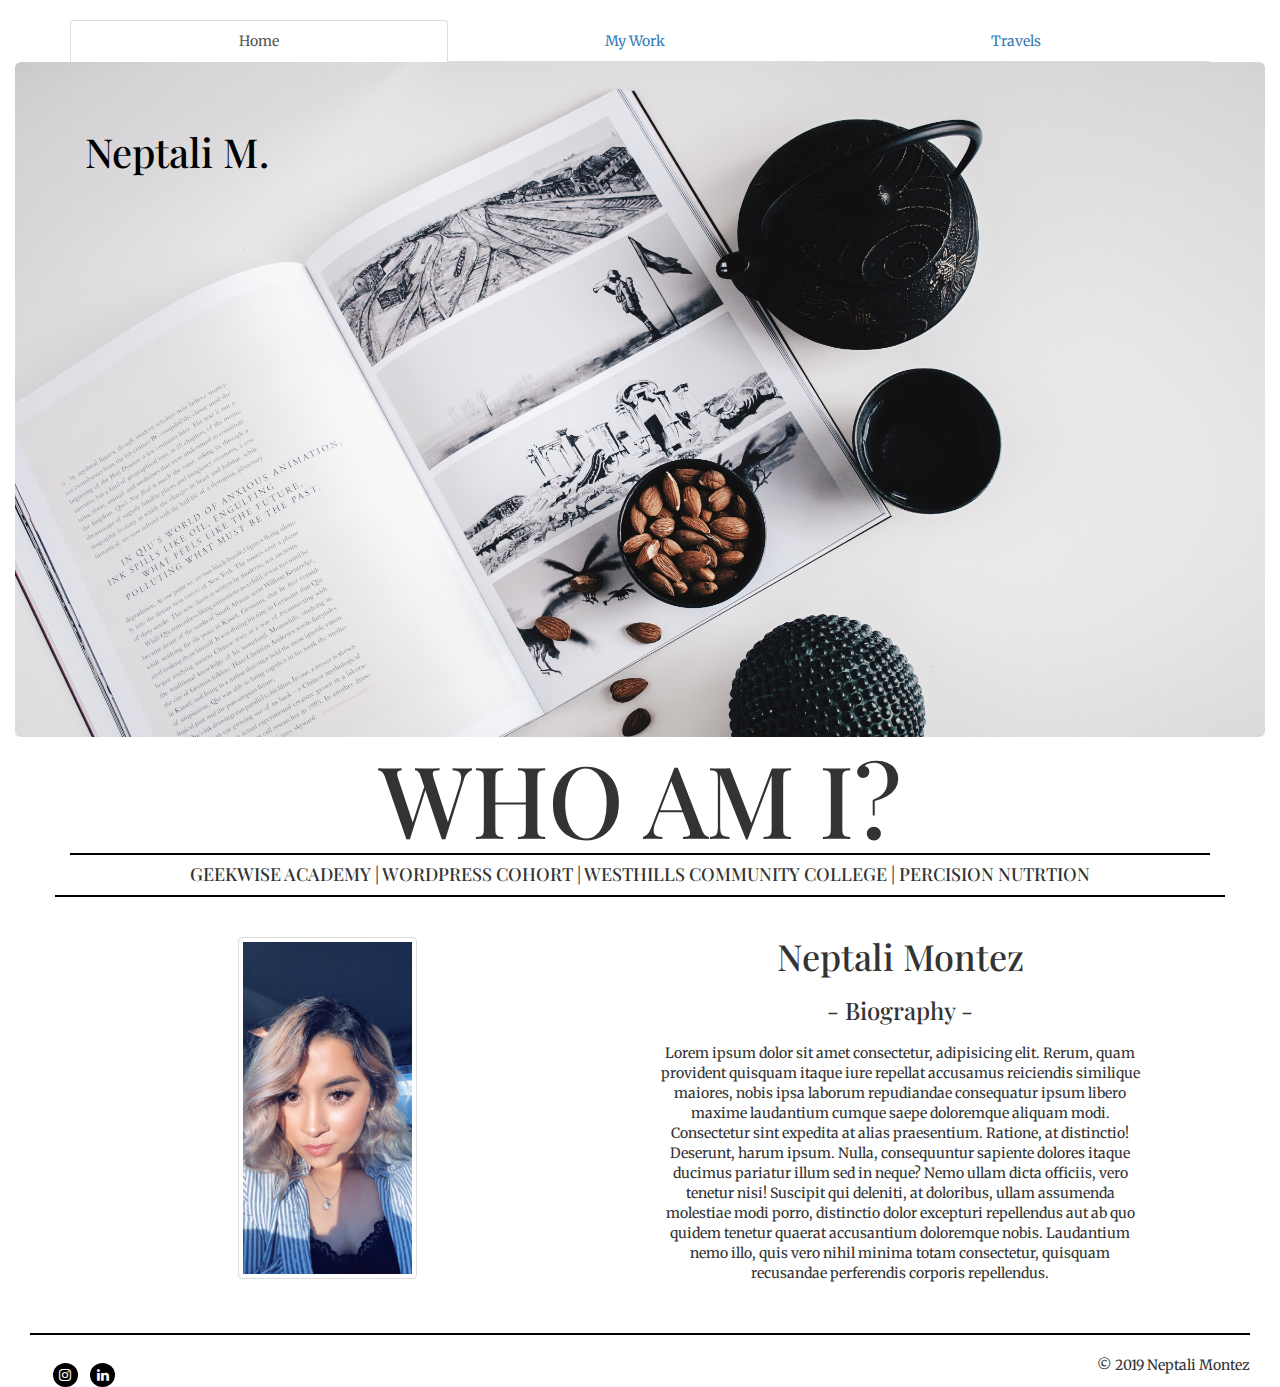
<file: index.html>
<!DOCTYPE html>
<html lang="en">
<head>
    <meta charset="UTF-8">
    <meta name="viewport" content="width=device-width, initial-scale=1.0">
    <meta http-equiv="X-UA-Compatible" content="ie=edge">
    <title>Home</title>
    <link rel="stylesheet" href="css/all.min.css">
    <link rel="stylesheet" href="css/bootstrap.min.css">
    <link rel="stylesheet" href="css/styles.css">

</head>
<body>

        <div class="container-fluid">

                <header class="container margin0-2">
        
                    <nav class="row">
                       
                        <div class="col-md-12">
                            
                                <ul class="nav nav-tabs nav-justified">
                                        <li role="presentation" class="active">
                                                <a href="./index.html">Home</a>
                                            </li>
            
                                            <li role="presentation">
                                                <a href="./about.html">My Work</a>
                                            </li>
            
                                            <li role="presentation">
                                                <a href="./contact.html">Travels</a>
                                            </li>
                                      </ul>
        
                        </div>
        
                    </nav>
        
                </header>

        <div class="jumbotron">
                        <div class="container">
                                
                                <h1 > 
                               
                                        <span class="text">Neptali M.</span>
                                    </h1>
            
                        </div>
                      </div>
        <div class="container-fluid">

            <div class="container text-uppercase text-center">    
            <h1 class="text-uppercase text-bold">Who Am I?</h1>
            <h4>GEEKWISE ACADEMY | WORDPRESS COHORT | WESTHILLS COMMUNITY COLLEGE | PERCISION NUTRTION</h4>
            
        </div>
    
<section>

<div class="row">
    <div class="col-xs-6 col-md-6">

            <img class="margin0-1 headshot  img-thumbnail center-block" src="./img/Neptali.JPG" alt="mural of womans face.">

    </div>
    <div class="col-xs-6 col-md-5">

        <h1 class="margin0-1 text-center text-bold">Neptali Montez</h1>

        <h3 class="text-center">- Biography -</h3>

        <p class="margin0-2 text-center ">Lorem ipsum dolor sit amet consectetur, adipisicing elit. Rerum, quam provident quisquam itaque iure repellat accusamus reiciendis similique maiores, nobis ipsa laborum repudiandae consequatur ipsum libero maxime laudantium cumque saepe doloremque aliquam modi. Consectetur sint expedita at alias praesentium. Ratione, at distinctio! Deserunt, harum ipsum. Nulla, consequuntur sapiente dolores itaque ducimus pariatur illum sed in neque? Nemo ullam dicta officiis, vero tenetur nisi! Suscipit qui deleniti, at doloribus, ullam assumenda molestiae modi porro, distinctio dolor excepturi repellendus aut ab quo quidem tenetur quaerat accusantium doloremque nobis. Laudantium nemo illo, quis vero nihil minima totam consectetur, quisquam recusandae perferendis corporis repellendus.</p>

    </div>


</div>
</section>



<footer class="border0-1 margin0-1">
    <div class="row margin0-2">

    <div class="col-md-12">

            <p class="copyright pull-right">&copy; 2019 Neptali Montez<p></p>
            <div class="social">
                    <link rel="stylesheet" href="https://cdnjs.cloudflare.com/ajax/libs/font-awesome/4.7.0/css/font-awesome.min.css">


                   <a href="https://www.instagram.com/" class="fa fa-instagram"></a>


                   <a href="https://linkedin.com/" class="fa fa-linkedin"></a>
                       
               </div>
    </div>
</div>
</footer>

    
        <!-- <a href="https://www.google.com/" class="thumbnail">
            <img src="./img/" alt="..." class="img-circle">
        </a> -->


    
     


</body>
</html>
</file>
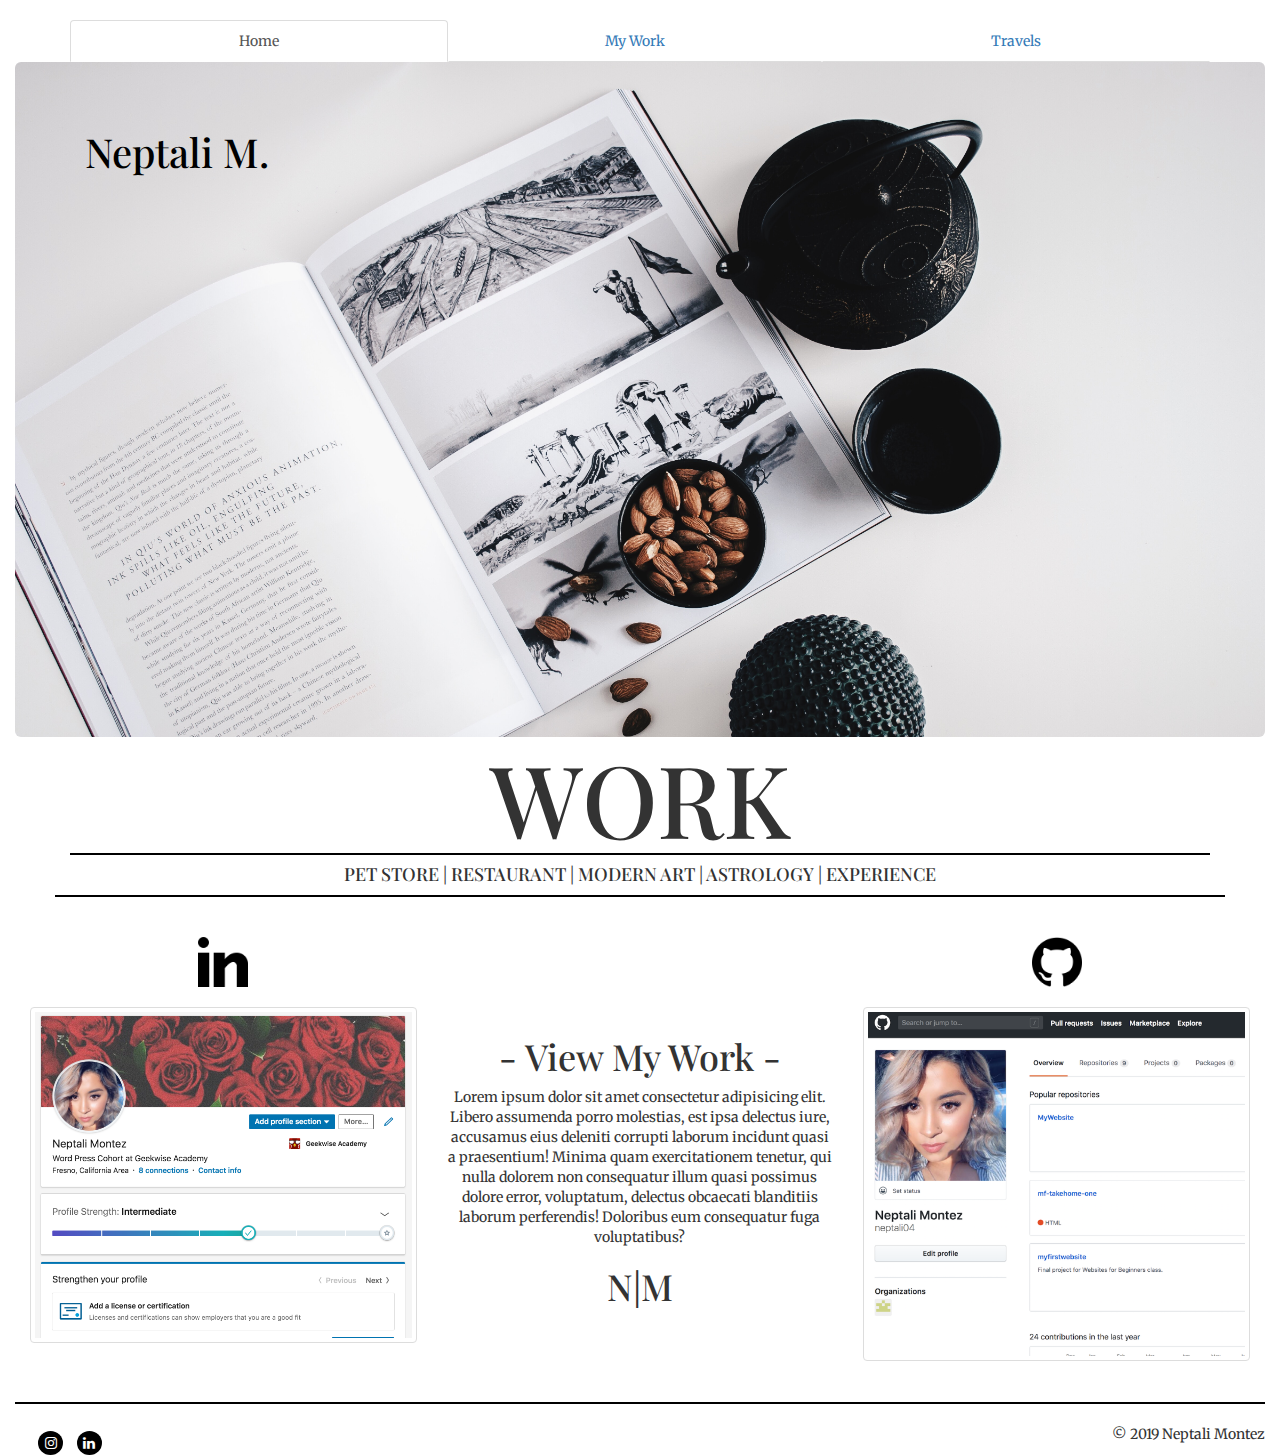
<file: about.html>
<!DOCTYPE html>
<html lang="en">
<head>
    <meta charset="UTF-8">
    <meta name="viewport" content="width=device-width, initial-scale=1.0">
    <meta http-equiv="X-UA-Compatible" content="ie=edge">
    <title>My Work</title>
    <link rel="stylesheet" href="css/all.min.css">
    <link rel="stylesheet" href="css/bootstrap.min.css">
    <link rel="stylesheet" href="css/styles.css">
</head>
<body>

        <div class="container-fluid">

                <header class="container margin0-2">
        
                    <nav class="row">
                       
                        <div class="col-md-12">
                            
                                <ul class="nav nav-tabs nav-justified">
                                        <li role="presentation" class="active">
                                                <a href="./index.html">Home</a>
                                            </li>
            
                                            <li role="presentation">
                                                <a href="./about.html">My Work</a>
                                            </li>
            
                                            
                                            <li role="presentation">
                                                        <a href="./contact.html">Travels</a>
                                                    </li>
                                      </ul>
        
                        </div>
        
                    </nav>
        
                </header>
                <div class="jumbotron ">
                                <div class="container">
                                        
                                        <h1 > 
                                       
                                                <span class="text">Neptali M.</span>
                                            </h1>
                    
                                </div>
                              </div>
                <div class="container-fluid">
        
                    <div class="container text-uppercase text-center">    
                    <h1 class="text-uppercase text-bold">Work</h1>
                    <h4>Pet Store | Restaurant | Modern Art | Astrology | Experience</h4>
                    
                </div>

       
<section>

                                <div class="row p-2 margin0-1">
                                        <div class="col-xs-4 col-md-4">
                                                        <a href="https://www.linkedin.com/in/neptali-montez-1921ab165/">
                                                                <img class="center-block worksize"src="./img/linkedin.png" alt="">
                                                        </a>
                                                        <a href="https://www.linkedin.com/in/neptali-montez-1921ab165/">
                                                                <img class="margin0-2 img-responsive img-thumbnail"src="./img/linkdeinsc.png" alt="">
                                                        </a>
                                                </div>


                                                <div class="col-xs-4 col-md-4">
                                                        <div>
                                                                <h1 class="text-center margin0-3"> - View My Work - </h1>
                                                        <p class="text-center">Lorem ipsum dolor sit amet consectetur adipisicing elit. Libero assumenda porro molestias, est ipsa delectus iure, accusamus eius deleniti corrupti laborum incidunt quasi a praesentium! Minima quam exercitationem tenetur, qui nulla dolorem non consequatur illum quasi possimus dolore error, voluptatum, delectus obcaecati blanditiis laborum perferendis! Doloribus eum consequatur fuga voluptatibus?</p>
                                                        <h1 class="text-center">N|M</h1>

                                                        </div>
                                                </div>

                                                <div class="col-xs-4 col-md-4">
                                                                <a href="https://github.com/neptali04">
                                                                        <img class="center-block worksize"src="./img/gitlogo.png" alt="">
                                                                </a>
                                                                
                                                                <a href="https://github.com/neptali04">
                                                                        <img class=" margin0-2 img-responsive img-thumbnail"src="./img/github.png" alt="">
                                                                </a>
                                                                
                                                        </div>  
                                                        
                                                        <div class="row">
                                                                <div class="col-md-12">
                                                        
                                                       


                                                                </div>
                                                                </div>             
                                </div>
                                
                                        
                                        
                                        
                        
                        </div>
                        
</section>



<footer class="border0-1 margin0-1">
                <div class="row margin0-2">
            
                <div class="col-md-12">
            
                        <p class="copyright pull-right">&copy; 2019 Neptali Montez<p></p>
                        <div class="social">
                                <link rel="stylesheet" href="https://cdnjs.cloudflare.com/ajax/libs/font-awesome/4.7.0/css/font-awesome.min.css">
            
            
                               <a href="https://www.instagram.com/" class="fa fa-instagram"></a>
            
            
                               <a href="https://linkedin.com/" class="fa fa-linkedin"></a>
                                   
                           </div>
                </div>
            </div>
            </footer>
    
</body>
</html>
</file>
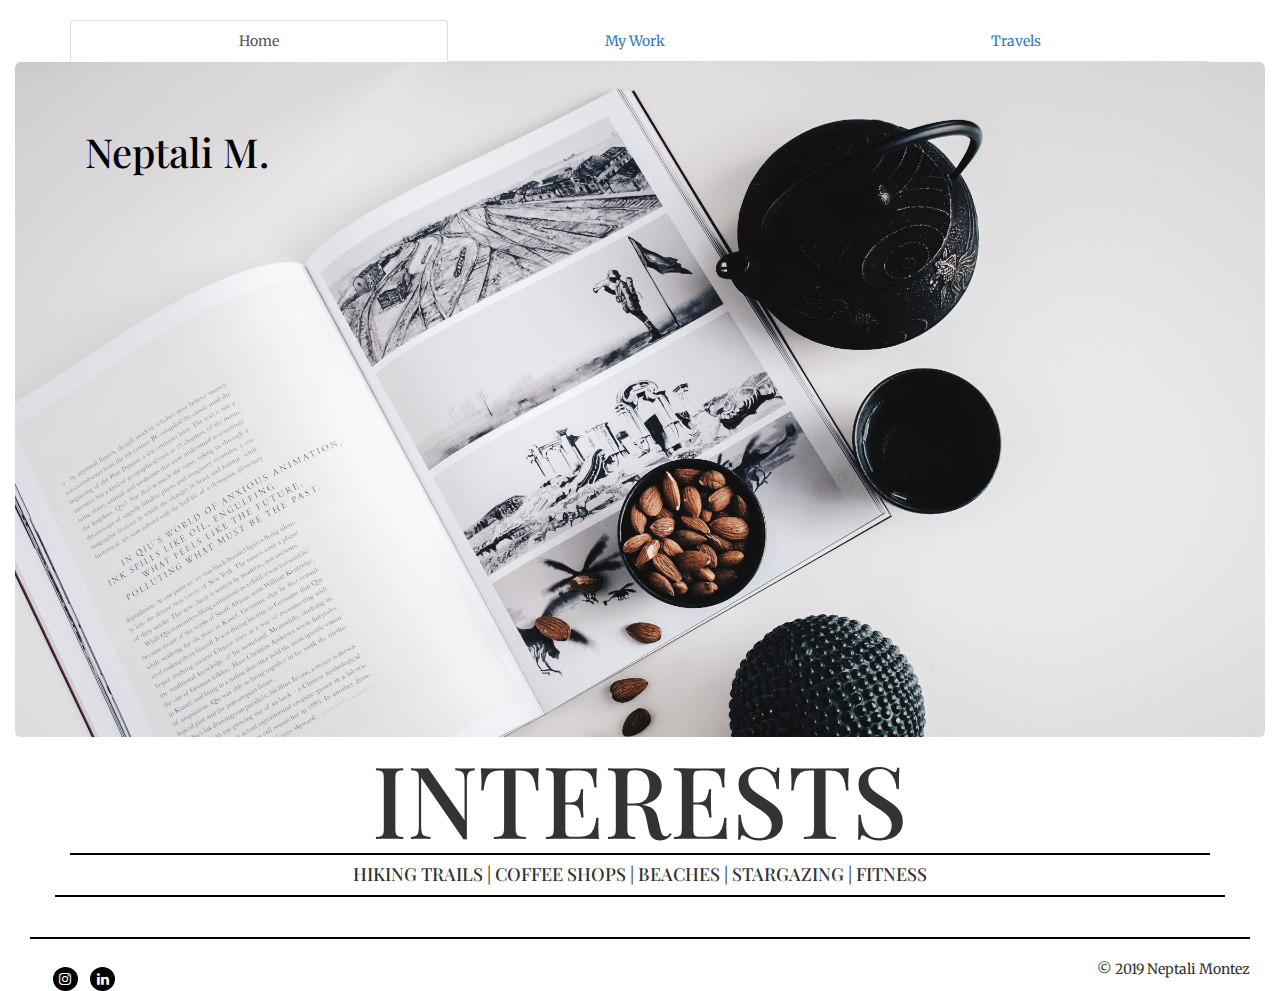
<file: contact.html>
<!DOCTYPE html>
<html lang="en">
<head>
    <meta charset="UTF-8">
    <meta name="viewport" content="width=device-width, initial-scale=1.0">
    <meta http-equiv="X-UA-Compatible" content="ie=edge">
    <title>Github</title>
    <link rel="stylesheet" href="css/all.min.css">
    <link rel="stylesheet" href="css/bootstrap.min.css">
    <link rel="stylesheet" href="css/styles.css">
</head>
<body>

        <div class="container-fluid">

                <header class="container margin0-2">
        
                    <nav class="row">
                       
                        <div class="col-md-12">
                            
                                <ul class="nav nav-tabs nav-justified">
                                        <li role="presentation" class="active">
                                                <a href="./index.html">Home</a>
                                            </li>
            
                                            <li role="presentation">
                                                <a href="./about.html">My Work</a>
                                            </li>
            
                                            
                                            <li role="presentation">
                                                    <a href="./contact.html">Travels</a>
                                                </li>
                                      </ul>
        
                        </div>
        
                    </nav>
        
                </header>
                <div class="jumbotron ">
                                <div class="container">
                                        
                                        <h1 > 
                                       
                                                <span class="text">Neptali M.</span>
                                            </h1>
                    
                                </div>
                              </div>
                <div class="container-fluid">
        
                    <div class="container text-uppercase text-center">    
                    <h1 class="text-uppercase text-bold">Interests</h1>
                    <h4>Hiking Trails | Coffee Shops | Beaches | Stargazing | Fitness</h4>
                    
                </div>

       
<section>




        <footer class="border0-1 margin0-1">
                <div class="row margin0-2">
            
                <div class="col-md-12">
            
                        <p class="copyright pull-right">&copy; 2019 Neptali Montez<p></p>
                        <div class="social">
                                <link rel="stylesheet" href="https://cdnjs.cloudflare.com/ajax/libs/font-awesome/4.7.0/css/font-awesome.min.css">
            
            
                               <a href="https://www.instagram.com/" class="fa fa-instagram"></a>
            
            
                               <a href="https://linkedin.com/" class="fa fa-linkedin"></a>
                                   
                           </div>
                </div>
            </div>
            </footer>
    
</body>
</html>
</file>
<file: css/styles.css>
@import url('https://fonts.googleapis.com/css?family=Merriweather|Playfair+Display&display=swap');

body{
    font-family: 'Merriweather', serif;
}

h1, h2, h3, h4{
    font-family: 'Playfair Display', serif;
}

.jumbotron{
    background-image: url('../img/jumbotron.jpg');
    background-size: cover;
    height: 75vh;
    color: #ffffff;
}

span.text{
    color:black;
    position: absolute;
    right: 79%;
    font-size: 4rem;
}
.active{
    color: #27221d;
}
.text-uppercase{
    font-size: 10rem;
    margin-top: -1%;
    border-bottom:2px black solid;
    
}
.margin0-1{
    margin-top: 40px;
}
.margin0-2{
    margin-top: 20px;
}
.margin0-3{
    margin-top: 100px;
}
.margin0-4{
    margin-top:125px;
}
.headshot{
    height: 30%;
    width:30%;
   
}
.gitlogo{
    height: 50%;
    width:50%;

}
.gitborder{
    height: 100%;
    width: 100%;
    border-radius: 100%;
}
.border0-1{
    border-top:2px black solid;
    
}
/* About page styles */
.worksize{
    width: 50px;
    height: 50px;
}
/* Style all font awesome icons */
.fa {
    padding: 5px;
    font-size: 10px;
    width: 25px;
    text-align: center;
    text-decoration: none;
    border-radius: 100%;
    position: relative; 
    margin-bottom: 1%;
  }
  
  /* Add a hover effect if you want */
  .fa:hover {
    opacity: 0.7;
  }
  
  /* Set a specific color for each brand */
  

  
  /* Instagram */
  .fa-instagram {
    background: #000000;
    color: white;
    position: absolute;
    /* right: 50%; */
    left: 3%;
    top:25%;
  }
  
 
  
  /* Linkedin */
  .fa-linkedin {
    background: #000000;
    color: white;
    position: absolute;
    /* right: 53%; */
    left: 6%;
    top: 25%;
  }
</file>
